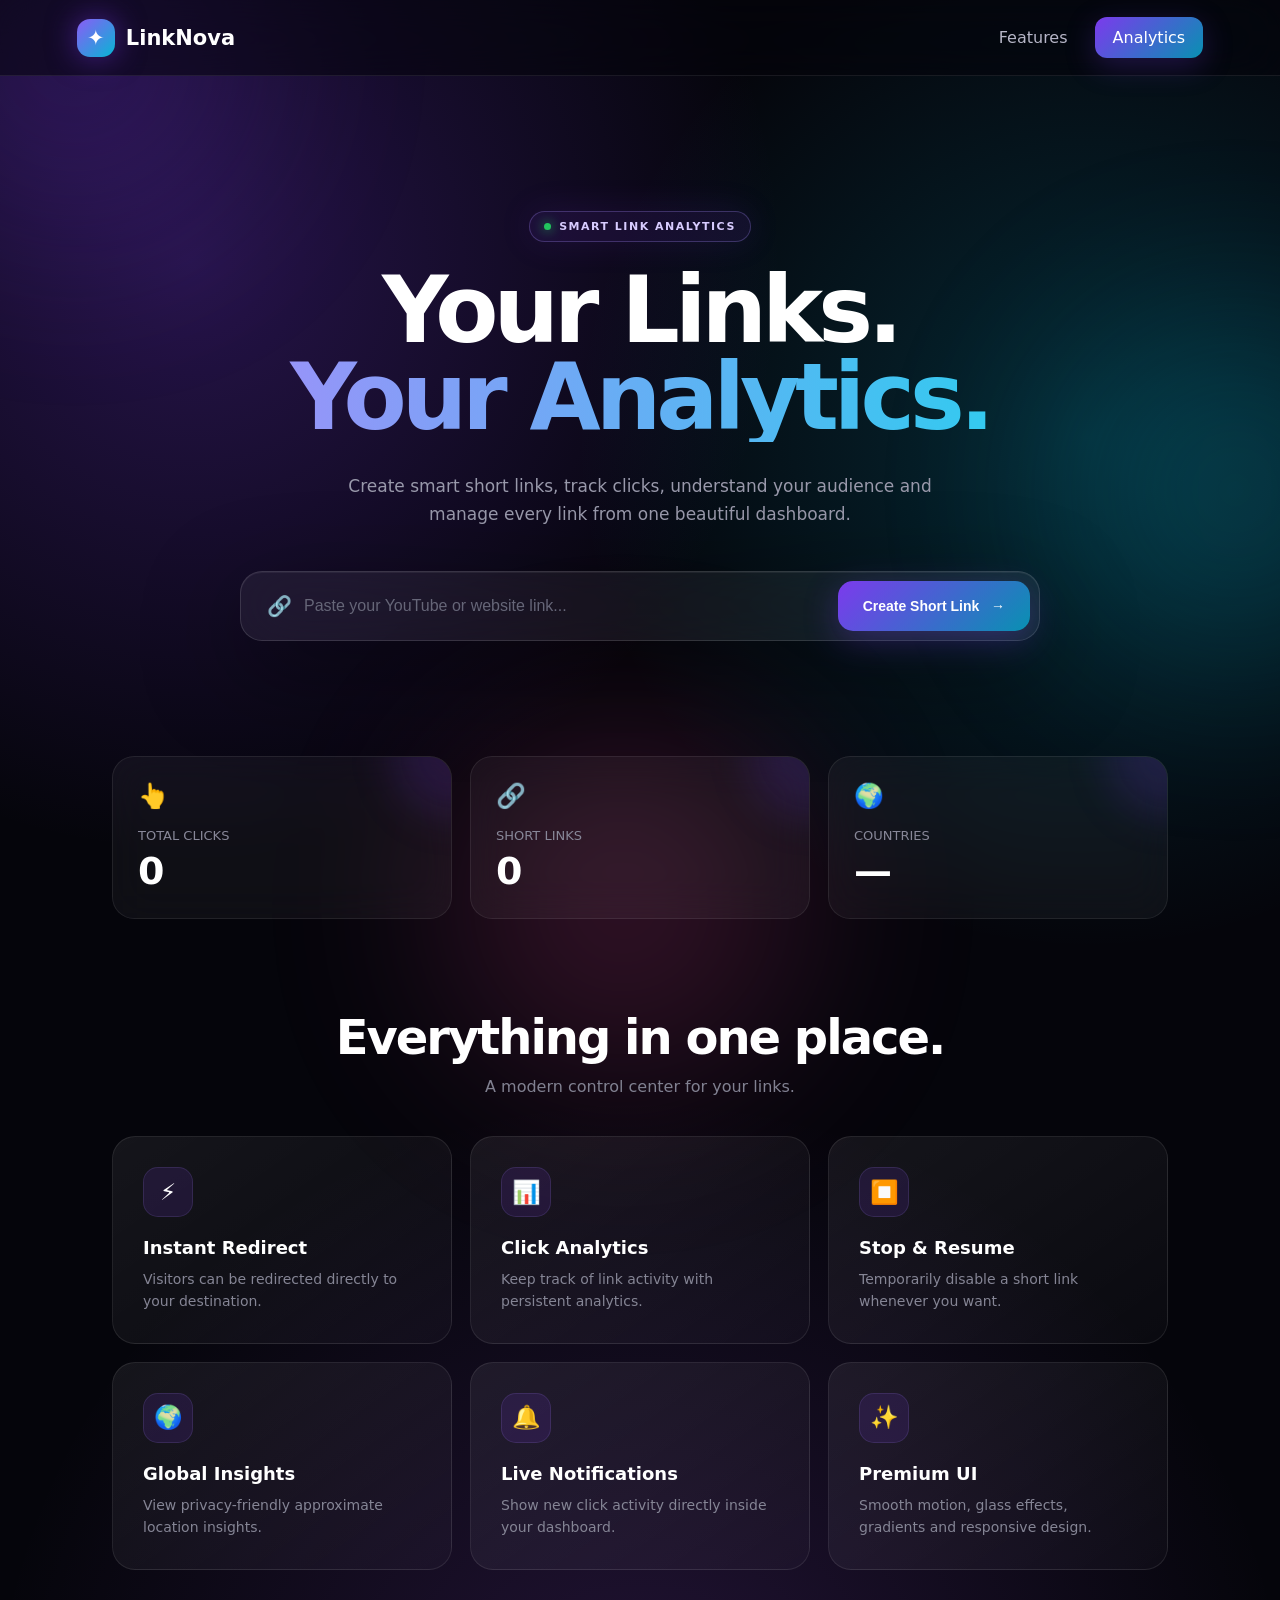
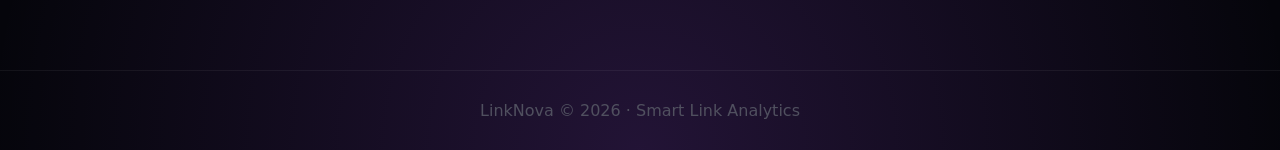
<file: index.html>
<!DOCTYPE html>
<html lang="en">
<head>
<meta charset="UTF-8">
<meta name="viewport" content="width=device-width, initial-scale=1.0">

<title>LinkNova — Smart Link Analytics</title>

<meta name="theme-color" content="#080812">

<style>

*{
    margin:0;
    padding:0;
    box-sizing:border-box;
}

html{
    scroll-behavior:smooth;
}

body{
    min-height:100vh;
    font-family:
        Inter,
        system-ui,
        -apple-system,
        BlinkMacSystemFont,
        "Segoe UI",
        sans-serif;

    color:#fff;

    background:
        radial-gradient(
            circle at 15% 15%,
            rgba(124,58,237,.28),
            transparent 32%
        ),
        radial-gradient(
            circle at 85% 25%,
            rgba(6,182,212,.20),
            transparent 30%
        ),
        radial-gradient(
            circle at 50% 100%,
            rgba(168,85,247,.18),
            transparent 35%
        ),
        #05050b;

    overflow-x:hidden;
}


/* =========================
   BACKGROUND
========================= */

.grid{
    position:fixed;
    inset:0;

    pointer-events:none;

    opacity:.16;

    background-image:
        linear-gradient(
            rgba(255,255,255,.04) 1px,
            transparent 1px
        ),
        linear-gradient(
            90deg,
            rgba(255,255,255,.04) 1px,
            transparent 1px
        );

    background-size:50px 50px;

    mask-image:
        linear-gradient(
            to bottom,
            black,
            transparent
        );
}

.orb{
    position:fixed;

    width:350px;
    height:350px;

    border-radius:50%;

    filter:blur(100px);

    pointer-events:none;

    opacity:.20;

    animation:orbMove 12s ease-in-out infinite alternate;
}

.orb.one{
    background:#7c3aed;
    top:-120px;
    left:-100px;
}

.orb.two{
    background:#06b6d4;
    right:-130px;
    top:35%;
    animation-delay:3s;
}

.orb.three{
    background:#ec4899;
    left:35%;
    bottom:-180px;
    animation-delay:6s;
}

@keyframes orbMove{

    from{
        transform:translate(0,0) scale(1);
    }

    to{
        transform:translate(80px,60px) scale(1.25);
    }
}


/* =========================
   NAVBAR
========================= */

.navbar{

    position:relative;
    z-index:20;

    height:76px;

    display:flex;
    align-items:center;
    justify-content:space-between;

    padding:0 6%;

    border-bottom:
        1px solid rgba(255,255,255,.08);

    background:
        rgba(5,5,12,.55);

    backdrop-filter:blur(25px);
}

.logo{

    display:flex;
    align-items:center;
    gap:11px;

    font-size:21px;
    font-weight:800;
}

.logoIcon{

    width:38px;
    height:38px;

    display:grid;
    place-items:center;

    border-radius:13px;

    background:
        linear-gradient(
            135deg,
            #8b5cf6,
            #06b6d4
        );

    box-shadow:
        0 0 30px rgba(124,58,237,.5);

    animation:logoPulse 3s infinite;
}

@keyframes logoPulse{

    0%,100%{
        box-shadow:
            0 0 20px rgba(124,58,237,.35);
    }

    50%{
        box-shadow:
            0 0 45px rgba(6,182,212,.55);
    }
}

.navRight{
    display:flex;
    align-items:center;
    gap:12px;
}

.navLink{

    color:#b7b7c8;

    text-decoration:none;

    padding:10px 15px;

    border-radius:11px;

    transition:.25s;
}

.navLink:hover{
    color:white;
    background:rgba(255,255,255,.07);
}

.navButton{

    color:white;
    text-decoration:none;

    padding:11px 18px;

    border-radius:12px;

    background:
        linear-gradient(
            135deg,
            #7c3aed,
            #0891b2
        );

    box-shadow:
        0 8px 30px rgba(124,58,237,.25);

    transition:.25s;
}

.navButton:hover{
    transform:translateY(-2px);
}


/* =========================
   HERO
========================= */

.hero{

    position:relative;
    z-index:2;

    min-height:680px;

    display:flex;
    align-items:center;
    justify-content:center;

    text-align:center;

    padding:90px 20px 70px;
}

.heroInner{
    width:100%;
    max-width:950px;
}

.badge{

    display:inline-flex;
    align-items:center;
    gap:8px;

    padding:8px 14px;

    border-radius:100px;

    color:#d8ccff;

    font-size:11px;

    font-weight:700;

    letter-spacing:1.5px;

    background:
        rgba(124,58,237,.10);

    border:
        1px solid rgba(167,139,250,.28);

    box-shadow:
        0 0 35px rgba(124,58,237,.12);

    animation:fadeUp .8s ease both;
}

.badgeDot{

    width:7px;
    height:7px;

    border-radius:50%;

    background:#22c55e;

    box-shadow:
        0 0 12px #22c55e;

    animation:blink 1.5s infinite;
}

@keyframes blink{

    0%,100%{
        opacity:1;
    }

    50%{
        opacity:.3;
    }
}

.hero h1{

    margin-top:25px;

    font-size:
        clamp(
            48px,
            8vw,
            92px
        );

    line-height:.95;

    letter-spacing:-5px;

    font-weight:900;

    animation:fadeUp .9s .1s ease both;
}

.gradientText{

    display:block;

    background:
        linear-gradient(
            90deg,
            #a78bfa,
            #22d3ee,
            #e879f9,
            #a78bfa
        );

    background-size:300%;

    color:transparent;

    background-clip:text;
    -webkit-background-clip:text;

    animation:
        gradientFlow 6s linear infinite;
}

@keyframes gradientFlow{

    to{
        background-position:300%;
    }
}

.heroDescription{

    max-width:650px;

    margin:30px auto 0;

    color:#9999ab;

    font-size:17px;

    line-height:1.7;

    animation:
        fadeUp .9s .2s ease both;
}


/* =========================
   CREATOR
========================= */

.creator{

    margin:42px auto 0;

    max-width:800px;

    padding:9px;

    display:flex;

    gap:8px;

    border-radius:22px;

    background:
        rgba(255,255,255,.055);

    border:
        1px solid rgba(255,255,255,.13);

    box-shadow:
        0 30px 100px rgba(0,0,0,.45),
        inset 0 1px rgba(255,255,255,.06);

    backdrop-filter:blur(30px);

    animation:
        fadeUp 1s .3s ease both;
}

.inputBox{

    flex:1;

    display:flex;
    align-items:center;

    gap:12px;

    padding:0 17px;
}

.inputIcon{
    font-size:20px;
}

.inputBox input{

    width:100%;

    border:none;
    outline:none;

    background:transparent;

    color:white;

    font-size:16px;
}

.inputBox input::placeholder{
    color:#666678;
}

.createButton{

    border:none;

    color:white;

    cursor:pointer;

    padding:17px 25px;

    border-radius:15px;

    font-size:14px;

    font-weight:800;

    background:
        linear-gradient(
            135deg,
            #7c3aed,
            #0891b2
        );

    box-shadow:
        0 10px 35px rgba(124,58,237,.30);

    transition:
        transform .2s,
        box-shadow .2s;
}

.createButton:hover{

    transform:
        translateY(-3px);

    box-shadow:
        0 18px 45px rgba(124,58,237,.45);
}

.createButton:active{
    transform:scale(.97);
}


/* =========================
   RESULT
========================= */

.result{

    max-width:800px;

    margin:15px auto 0;

    padding:18px;

    display:none;

    align-items:center;

    justify-content:space-between;

    gap:15px;

    text-align:left;

    border-radius:17px;

    background:
        rgba(34,197,94,.07);

    border:
        1px solid rgba(34,197,94,.20);

    animation:
        resultIn .45s ease both;
}

.result.show{
    display:flex;
}

@keyframes resultIn{

    from{
        opacity:0;
        transform:translateY(10px);
    }

    to{
        opacity:1;
        transform:translateY(0);
    }
}

.result small{

    display:block;

    color:#7e7e8d;

    font-size:11px;

    margin-bottom:5px;
}

.resultLink{

    color:#67e8f9;

    font-weight:700;

    word-break:break-all;
}

.copyButton{

    border:none;

    cursor:pointer;

    padding:10px 16px;

    border-radius:10px;

    background:white;

    color:#07070c;

    font-weight:800;
}


/* =========================
   STATS
========================= */

.statsSection{

    position:relative;
    z-index:2;

    max-width:1100px;

    margin:auto;

    padding:0 22px 70px;
}

.statsGrid{

    display:grid;

    grid-template-columns:
        repeat(3,1fr);

    gap:18px;
}

.statCard{

    position:relative;

    overflow:hidden;

    padding:25px;

    border-radius:22px;

    background:
        rgba(255,255,255,.045);

    border:
        1px solid rgba(255,255,255,.08);

    backdrop-filter:blur(20px);

    transition:.3s;
}

.statCard:hover{

    transform:
        translateY(-6px);

    border-color:
        rgba(139,92,246,.3);

    box-shadow:
        0 25px 60px rgba(0,0,0,.3);
}

.statCard::after{

    content:"";

    position:absolute;

    width:120px;
    height:120px;

    border-radius:50%;

    right:-60px;
    top:-60px;

    background:
        rgba(124,58,237,.15);

    filter:blur(20px);
}

.statIcon{
    font-size:24px;
}

.statLabel{

    display:block;

    margin-top:18px;

    color:#888899;

    font-size:13px;
}

.statValue{

    display:block;

    margin-top:6px;

    font-size:38px;

    font-weight:900;
}


/* =========================
   FEATURES
========================= */

.features{

    position:relative;
    z-index:2;

    max-width:1100px;

    margin:auto;

    padding:
        20px 22px
        100px;
}

.sectionTitle{

    text-align:center;

    margin-bottom:40px;
}

.sectionTitle h2{

    font-size:
        clamp(30px,5vw,48px);

    letter-spacing:-2px;
}

.sectionTitle p{

    margin-top:12px;

    color:#818191;
}

.featureGrid{

    display:grid;

    grid-template-columns:
        repeat(3,1fr);

    gap:18px;
}

.feature{

    padding:30px;

    border-radius:23px;

    background:
        linear-gradient(
            145deg,
            rgba(255,255,255,.065),
            rgba(255,255,255,.025)
        );

    border:
        1px solid rgba(255,255,255,.09);

    transition:.3s;
}

.feature:hover{

    transform:
        translateY(-8px);

    border-color:
        rgba(34,211,238,.25);
}

.featureIcon{

    width:50px;
    height:50px;

    display:grid;
    place-items:center;

    border-radius:15px;

    font-size:23px;

    background:
        rgba(124,58,237,.13);

    border:
        1px solid rgba(167,139,250,.15);

    margin-bottom:20px;
}

.feature h3{
    font-size:18px;
}

.feature p{

    color:#858595;

    margin-top:10px;

    line-height:1.6;

    font-size:14px;
}


/* =========================
   NOTIFICATION
========================= */

.notification{

    position:fixed;

    z-index:100;

    right:20px;
    bottom:20px;

    width:min(
        350px,
        calc(100% - 40px)
    );

    padding:17px;

    border-radius:17px;

    background:
        rgba(16,16,27,.90);

    border:
        1px solid rgba(139,92,246,.35);

    backdrop-filter:blur(25px);

    box-shadow:
        0 20px 60px rgba(0,0,0,.45);

    transform:
        translateY(130px);

    opacity:0;

    transition:.4s;
}

.notification.show{

    transform:
        translateY(0);

    opacity:1;
}

.notificationTitle{

    font-weight:800;

    margin-bottom:5px;
}

.notificationText{

    color:#9999a9;

    font-size:13px;
}


/* =========================
   FOOTER
========================= */

footer{

    position:relative;
    z-index:2;

    text-align:center;

    padding:30px;

    color:#50505f;

    border-top:
        1px solid rgba(255,255,255,.06);
}


/* =========================
   ANIMATION
========================= */

@keyframes fadeUp{

    from{
        opacity:0;
        transform:translateY(25px);
    }

    to{
        opacity:1;
        transform:translateY(0);
    }
}


/* =========================
   MOBILE
========================= */

@media(max-width:700px){

    .navbar{
        padding:0 18px;
    }

    .navLink{
        display:none;
    }

    .hero{
        padding-top:70px;
    }

    .hero h1{
        letter-spacing:-3px;
    }

    .creator{
        flex-direction:column;
    }

    .inputBox{
        padding:16px;
    }

    .createButton{
        width:100%;
    }

    .statsGrid{
        grid-template-columns:1fr;
    }

    .featureGrid{
        grid-template-columns:1fr;
    }

    .result{
        align-items:flex-start;
        flex-direction:column;
    }

    .copyButton{
        width:100%;
    }

}


/* =========================
   REDUCED MOTION
========================= */

@media(prefers-reduced-motion:reduce){

    *,
    *::before,
    *::after{
        animation-duration:.01ms !important;
        animation-iteration-count:1 !important;
        transition:none !important;
    }

}

</style>
</head>


<body>

<!-- BACKGROUND -->
<div class="grid"></div>

<div class="orb one"></div>
<div class="orb two"></div>
<div class="orb three"></div>


<!-- NAVBAR -->

<header class="navbar">

    <div class="logo">

        <div class="logoIcon">
            ✦
        </div>

        <span>
            LinkNova
        </span>

    </div>


    <div class="navRight">

        <a
            href="#features"
            class="navLink"
        >
            Features
        </a>

        <a
            href="#analytics"
            class="navButton"
        >
            Analytics
        </a>

    </div>

</header>



<!-- HERO -->

<main>

<section class="hero">

    <div class="heroInner">

        <div class="badge">

            <span class="badgeDot"></span>

            SMART LINK ANALYTICS

        </div>


        <h1>

            Your Links.
            
            <span class="gradientText">
                Your Analytics.
            </span>

        </h1>


        <p class="heroDescription">

            Create smart short links, track clicks,
            understand your audience and manage
            every link from one beautiful dashboard.

        </p>


        <!-- LINK CREATOR -->

        <div class="creator">

            <div class="inputBox">

                <span class="inputIcon">
                    🔗
                </span>

                <input
                    id="urlInput"
                    type="url"
                    placeholder="Paste your YouTube or website link..."
                    autocomplete="off"
                >

            </div>


            <button
                id="createButton"
                class="createButton"
            >

                Create Short Link
                &nbsp; →

            </button>

        </div>


        <!-- RESULT -->

        <div
            id="result"
            class="result"
        >

            <div>

                <small>
                    Your short link
                </small>

                <div
                    id="shortLink"
                    class="resultLink"
                >
                    —
                </div>

            </div>


            <button
                id="copyButton"
                class="copyButton"
            >
                Copy
            </button>

        </div>

    </div>

</section>



<!-- STATS -->

<section
    id="analytics"
    class="statsSection"
>

    <div class="statsGrid">

        <div class="statCard">

            <div class="statIcon">
                👆
            </div>

            <span class="statLabel">
                TOTAL CLICKS
            </span>

            <strong
                id="clickCount"
                class="statValue"
            >
                0
            </strong>

        </div>


        <div class="statCard">

            <div class="statIcon">
                🔗
            </div>

            <span class="statLabel">
                SHORT LINKS
            </span>

            <strong
                id="linkCount"
                class="statValue"
            >
                0
            </strong>

        </div>


        <div class="statCard">

            <div class="statIcon">
                🌍
            </div>

            <span class="statLabel">
                COUNTRIES
            </span>

            <strong
                id="countryCount"
                class="statValue"
            >
                0
            </strong>

        </div>

    </div>

</section>



<!-- FEATURES -->

<section
    id="features"
    class="features"
>

    <div class="sectionTitle">

        <h2>
            Everything in one place.
        </h2>

        <p>
            A modern control center for your links.
        </p>

    </div>


    <div class="featureGrid">


        <div class="feature">

            <div class="featureIcon">
                ⚡
            </div>

            <h3>
                Instant Redirect
            </h3>

            <p>
                Visitors can be redirected
                directly to your destination.
            </p>

        </div>


        <div class="feature">

            <div class="featureIcon">
                📊
            </div>

            <h3>
                Click Analytics
            </h3>

            <p>
                Keep track of link activity
                with persistent analytics.
            </p>

        </div>


        <div class="feature">

            <div class="featureIcon">
                ⏹️
            </div>

            <h3>
                Stop & Resume
            </h3>

            <p>
                Temporarily disable a short
                link whenever you want.
            </p>

        </div>


        <div class="feature">

            <div class="featureIcon">
                🌍
            </div>

            <h3>
                Global Insights
            </h3>

            <p>
                View privacy-friendly
                approximate location insights.
            </p>

        </div>


        <div class="feature">

            <div class="featureIcon">
                🔔
            </div>

            <h3>
                Live Notifications
            </h3>

            <p>
                Show new click activity
                directly inside your dashboard.
            </p>

        </div>


        <div class="feature">

            <div class="featureIcon">
                ✨
            </div>

            <h3>
                Premium UI
            </h3>

            <p>
                Smooth motion, glass effects,
                gradients and responsive design.
            </p>

        </div>

    </div>

</section>

</main>



<footer>

    LinkNova © 2026 · Smart Link Analytics

</footer>



<!-- NOTIFICATION -->

<div
    id="notification"
    class="notification"
>

    <div class="notificationTitle">
        ✨ Link Created
    </div>

    <div
        id="notificationText"
        class="notificationText"
    >
        Your short link is ready.
    </div>

</div>



<script>

/* =========================
   LOCAL DEMO DATA
========================= */

let links = JSON.parse(
    localStorage.getItem("linknova_links") || "[]"
);


/* =========================
   ELEMENTS
========================= */

const urlInput =
    document.getElementById("urlInput");

const createButton =
    document.getElementById("createButton");

const result =
    document.getElementById("result");

const shortLink =
    document.getElementById("shortLink");

const copyButton =
    document.getElementById("copyButton");

const notification =
    document.getElementById("notification");

const notificationText =
    document.getElementById("notificationText");


/* =========================
   CREATE DEMO LINK
========================= */

createButton.addEventListener(
    "click",
    createLink
);


urlInput.addEventListener(
    "keydown",
    function(event){

        if(event.key === "Enter"){
            createLink();
        }

    }
);


function createLink(){

    const destination =
        urlInput.value.trim();


    if(!destination){

        showNotification(
            "Please paste a URL first."
        );

        urlInput.focus();

        return;
    }


    let parsedURL;

    try{

        parsedURL =
            new URL(destination);

    }

    catch{

        showNotification(
            "Please enter a valid URL."
        );

        return;
    }


    createButton.disabled = true;

    createButton.innerHTML =
        "Creating...";


    setTimeout(function(){

        const id =
            randomID();


        const link = {

            id:id,

            destination:
                parsedURL.href,

            clicks:0,

            createdAt:
                new Date().toISOString()

        };


        links.push(link);


        localStorage.setItem(
            "linknova_links",
            JSON.stringify(links)
        );


        /*
          DEMO SHORT URL.

          Real redirect will be connected
          after backend setup.
        */

        const demoURL =
            window.location.origin +
            window.location.pathname +
            "?go=" +
            id;


        shortLink.textContent =
            demoURL;


        result.classList.add(
            "show"
        );


        copyButton.onclick =
            async function(){

                try{

                    await navigator.clipboard.writeText(
                        demoURL
                    );

                    copyButton.textContent =
                        "Copied ✓";

                    setTimeout(
                        function(){

                            copyButton.textContent =
                                "Copy";

                        },
                        1500
                    );

                }

                catch{

                    showNotification(
                        "Copy failed. Copy the link manually."
                    );

                }

            };


        updateStats();


        showNotification(
            "Your short link is ready."
        );


        urlInput.value = "";


        createButton.disabled =
            false;

        createButton.innerHTML =
            "Create Short Link &nbsp; →";


    },700);

}


/* =========================
   RANDOM ID
========================= */

function randomID(){

    return Math.random()
        .toString(36)
        .substring(2,8)
        .toUpperCase();

}


/* =========================
   STATS
========================= */

function updateStats(){

    const totalClicks =
        links.reduce(
            function(total,link){

                return total +
                    Number(link.clicks || 0);

            },
            0
        );


    document.getElementById(
        "clickCount"
    ).textContent =
        totalClicks;


    document.getElementById(
        "linkCount"
    ).textContent =
        links.length;


    /*
      Demo currently has no real
      country data.
    */

    document.getElementById(
        "countryCount"
    ).textContent =
        "—";

}


/* =========================
   NOTIFICATION
========================= */

function showNotification(message){

    notificationText.textContent =
        message;

    notification.classList.add(
        "show"
    );


    setTimeout(
        function(){

            notification.classList.remove(
                "show"
            );

        },
        3000
    );

}


/* =========================
   INITIAL LOAD
========================= */

updateStats();


/* =========================
   DEMO LINK HANDLING
========================= */

const params =
    new URLSearchParams(
        window.location.search
    );

const go =
    params.get("go");


if(go){

    const found =
        links.find(
            function(link){
                return link.id === go;
            }
        );


    if(found){

        /*
          Demo only.

          Real version will record the
          click on the server and then
          redirect to YouTube.
        */

        found.clicks =
            Number(found.clicks || 0) + 1;


        localStorage.setItem(
            "linknova_links",
            JSON.stringify(links)
        );


        /*
          In the frontend demo we don't
          automatically redirect because
          there is no secure backend yet.
        */

        setTimeout(
            function(){

                window.history.replaceState(
                    {},
                    document.title,
                    window.location.pathname
                );

            },
            1000
        );

    }

}

</script>

</body>
</html>
</file>
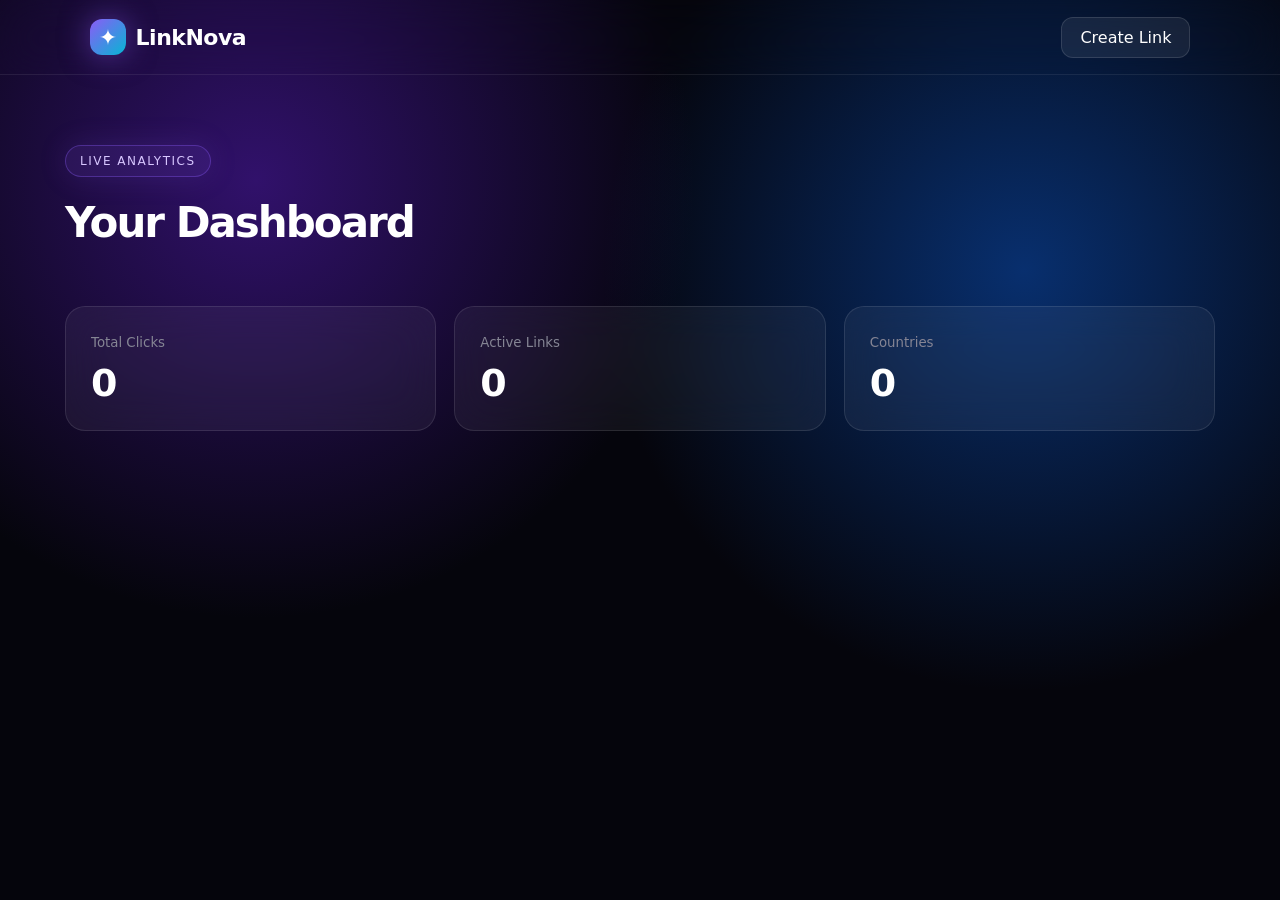
<file: dashboard.html>
<!DOCTYPE html>

<html lang="en">

<head>

<meta charset="UTF-8">

<meta
  name="viewport"
  content="width=device-width,initial-scale=1"
>

<title>LinkNova Dashboard</title>

<link
  rel="stylesheet"
  href="style.css"
>

<style>

.dashboard {

  max-width:1200px;

  margin:auto;

  padding:70px 25px;

}

.dashboardHeader {

  display:flex;

  justify-content:space-between;

  align-items:center;

  margin-bottom:35px;

}

.dashboardHeader h1 {

  font-size:42px;

  letter-spacing:-2px;

}

.stats {

  display:grid;

  grid-template-columns:
    repeat(3,1fr);

  gap:18px;

}

.stat {

  padding:25px;

  border-radius:20px;

  background:
    rgba(255,255,255,.05);

  border:
    1px solid rgba(255,255,255,.1);

  backdrop-filter:blur(20px);

}

.stat small {

  color:#858594;

}

.stat strong {

  display:block;

  margin-top:10px;

  font-size:38px;

}

.links {

  margin-top:30px;

}

.linkCard {

  padding:25px;

  margin-bottom:15px;

  border-radius:20px;

  background:
    rgba(255,255,255,.045);

  border:
    1px solid rgba(255,255,255,.08);

}

.linkTop {

  display:flex;

  justify-content:space-between;

  align-items:center;

}

.status {

  padding:7px 12px;

  border-radius:20px;

  font-size:12px;

}

.active {

  background:
    rgba(34,197,94,.12);

  color:#4ade80;
}

.stopped {

  background:
    rgba(239,68,68,.12);

  color:#f87171;
}

.activity {

  margin-top:20px;

}

.event {

  padding:12px 0;

  border-bottom:
    1px solid rgba(255,255,255,.06);

  color:#aaa;

}

.stopBtn {

  border:none;

  padding:9px 14px;

  border-radius:10px;

  cursor:pointer;

}

@media(max-width:700px){

  .stats{
    grid-template-columns:1fr;
  }

  .dashboardHeader{
    align-items:flex-start;
    gap:20px;
    flex-direction:column;
  }

}

</style>

</head>


<body>

<header class="navbar">

  <div class="brand">

    <span class="brandIcon">✦</span>

    LinkNova

  </div>

  <a
    href="index.html"
    class="navButton"
  >
    Create Link
  </a>

</header>


<main class="dashboard">

<div class="dashboardHeader">

  <div>

    <div class="badge">
      LIVE ANALYTICS
    </div>

    <h1>
      Your Dashboard
    </h1>

  </div>

</div>


<section class="stats">

  <div class="stat">

    <small>Total Clicks</small>

    <strong id="totalClicks">
      0
    </strong>

  </div>


  <div class="stat">

    <small>Active Links</small>

    <strong id="activeLinks">
      0
    </strong>

  </div>


  <div class="stat">

    <small>Countries</small>

    <strong id="countries">
      0
    </strong>

  </div>

</section>


<section
  class="links"
  id="links"
></section>

</main>


<script src="dashboard.js"></script>

</body>

</html>
</file>
<file: style.css>
* {
  box-sizing: border-box;
  margin: 0;
  padding: 0;
}

body {
  min-height: 100vh;
  font-family:
    Inter,
    system-ui,
    -apple-system,
    BlinkMacSystemFont,
    sans-serif;

  background:
    radial-gradient(circle at 20% 20%, #31116b 0%, transparent 35%),
    radial-gradient(circle at 80% 30%, #082f6e 0%, transparent 35%),
    #05050c;

  color: white;
  overflow-x: hidden;
}


/* AURORA */

.aurora {
  position: fixed;
  width: 500px;
  height: 500px;

  border-radius: 50%;

  filter: blur(100px);

  opacity: .25;

  pointer-events: none;

  animation: float 12s infinite alternate ease-in-out;
}

.aurora1 {
  background: #8b5cf6;
  top: -150px;
  left: -150px;
}

.aurora2 {
  background: #00c6ff;
  bottom: -200px;
  right: -150px;
  animation-delay: 3s;
}

@keyframes float {

  from {
    transform: translate(0,0) scale(1);
  }

  to {
    transform: translate(100px,70px) scale(1.2);
  }

}


/* NAVBAR */

.navbar {

  height: 75px;

  display: flex;

  align-items: center;

  justify-content: space-between;

  padding: 0 7%;

  border-bottom:
    1px solid rgba(255,255,255,.08);

  backdrop-filter: blur(20px);

  position: relative;

  z-index: 10;
}

.brand {

  display: flex;

  align-items: center;

  gap: 10px;

  font-size: 22px;

  font-weight: 800;

  letter-spacing: -.5px;
}

.brandIcon {

  width: 36px;
  height: 36px;

  display: grid;

  place-items: center;

  border-radius: 12px;

  background:
    linear-gradient(135deg,#8b5cf6,#06b6d4);

  box-shadow:
    0 0 30px rgba(139,92,246,.5);
}

.navButton {

  text-decoration: none;

  color: white;

  padding: 10px 18px;

  border-radius: 12px;

  background:
    rgba(255,255,255,.07);

  border:
    1px solid rgba(255,255,255,.12);

  transition: .25s;
}

.navButton:hover {
  background: rgba(255,255,255,.14);
  transform: translateY(-2px);
}


/* HERO */

.hero {

  min-height: 650px;

  display: flex;

  align-items: center;

  justify-content: center;

  text-align: center;

  position: relative;

  padding: 80px 20px;
}

.heroContent {

  max-width: 900px;

  position: relative;

  z-index: 2;
}

.badge {

  display: inline-block;

  padding: 8px 14px;

  border-radius: 30px;

  font-size: 12px;

  letter-spacing: 1.5px;

  color: #d8c7ff;

  background:
    rgba(139,92,246,.12);

  border:
    1px solid rgba(139,92,246,.35);

  margin-bottom: 25px;

  box-shadow:
    0 0 30px rgba(139,92,246,.15);
}

h1 {

  font-size: clamp(45px,7vw,88px);

  line-height: .98;

  letter-spacing: -5px;

  font-weight: 900;

  margin-bottom: 28px;
}

h1 span {

  display: block;

  background:
    linear-gradient(
      90deg,
      #a78bfa,
      #22d3ee,
      #c084fc
    );

  -webkit-background-clip: text;

  background-clip: text;

  color: transparent;

  background-size: 200%;

  animation: gradientMove 5s infinite linear;
}

@keyframes gradientMove {

  to {
    background-position: 200%;
  }

}

.hero p {

  max-width: 650px;

  margin: auto;

  color: #a5a5b5;

  font-size: 18px;

  line-height: 1.7;
}


/* CREATOR */

.creatorCard {

  margin-top: 40px;

  padding: 10px;

  display: flex;

  gap: 10px;

  background:
    rgba(255,255,255,.055);

  border:
    1px solid rgba(255,255,255,.12);

  border-radius: 20px;

  backdrop-filter: blur(30px);

  box-shadow:
    0 25px 80px rgba(0,0,0,.4);
}

.inputWrapper {

  flex: 1;

  display: flex;

  align-items: center;

  gap: 12px;

  padding: 0 18px;
}

.inputWrapper input {

  width: 100%;

  background: transparent;

  border: none;

  outline: none;

  color: white;

  font-size: 16px;
}

.inputWrapper input::placeholder {
  color: #77778a;
}

#createBtn {

  border: none;

  cursor: pointer;

  padding: 18px 25px;

  border-radius: 14px;

  color: white;

  font-weight: 700;

  background:
    linear-gradient(135deg,#7c3aed,#06b6d4);

  box-shadow:
    0 10px 35px rgba(124,58,237,.35);

  transition: .25s;
}

#createBtn:hover {

  transform: translateY(-3px) scale(1.02);

  box-shadow:
    0 15px 45px rgba(124,58,237,.5);
}


/* RESULT */

.result {

  margin-top: 18px;

  padding: 18px;

  display: flex;

  align-items: center;

  justify-content: space-between;

  text-align: left;

  border-radius: 16px;

  background:
    rgba(34,197,94,.08);

  border:
    1px solid rgba(34,197,94,.25);
}

.result small {
  display: block;
  color: #8f8f9d;
  margin-bottom: 5px;
}

.result strong {
  color: #7dd3fc;
  word-break: break-all;
}

#copyBtn {

  border: none;

  background: white;

  color: #08080f;

  padding: 10px 15px;

  border-radius: 10px;

  cursor: pointer;

  font-weight: 700;
}

.hidden {
  display: none;
}


/* FEATURES */

.features {

  max-width: 1100px;

  margin: 0 auto;

  padding: 50px 25px 100px;

  display: grid;

  grid-template-columns:
    repeat(3,1fr);

  gap: 20px;
}

.featureCard {

  padding: 30px;

  border-radius: 22px;

  background:
    rgba(255,255,255,.045);

  border:
    1px solid rgba(255,255,255,.09);

  backdrop-filter: blur(20px);

  transition: .3s;
}

.featureCard:hover {

  transform: translateY(-8px);

  border-color:
    rgba(139,92,246,.35);

  box-shadow:
    0 20px 50px rgba(0,0,0,.3);
}

.featureIcon {

  font-size: 30px;

  margin-bottom: 18px;
}

.featureCard h3 {
  margin-bottom: 10px;
}

.featureCard p {
  color: #888899;
  line-height: 1.6;
}


/* FOOTER */

footer {

  padding: 30px;

  text-align: center;

  color: #555565;

  border-top:
    1px solid rgba(255,255,255,.06);
}


/* MOBILE */

@media(max-width:700px) {

  .creatorCard {
    flex-direction: column;
  }

  #createBtn {
    width: 100%;
  }

  .inputWrapper {
    padding: 15px;
  }

  .features {
    grid-template-columns: 1fr;
  }

  h1 {
    letter-spacing: -3px;
  }

}
</file>
